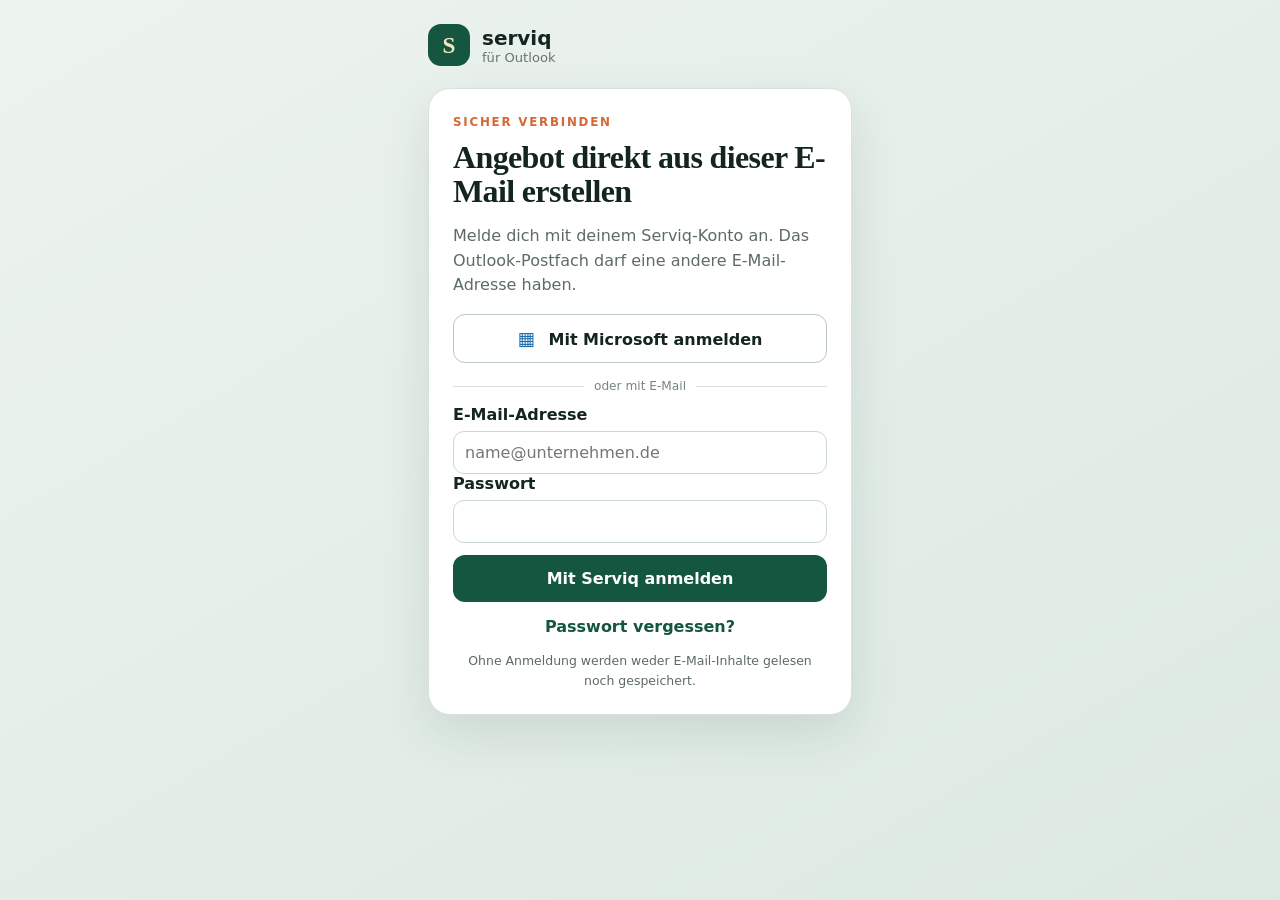
<file: index.html>
<!doctype html>
<html xmlns="http://www.w3.org/1999/xhtml" lang="de">
<head>
  <meta charset="utf-8" />
  <meta name="viewport" content="width=device-width,initial-scale=1" />
  <meta name="color-scheme" content="light" />
  <title>Serviq für Outlook</title>
  <link rel="stylesheet" href="styles.css" />
  <script src="https://appsforoffice.microsoft.com/lib/1/hosted/office.js"></script>
</head>
<body>
  <main class="shell">
    <header>
      <div class="mark">S</div>
      <div><strong>serviq</strong><span>für Outlook</span></div>
    </header>

    <section id="signinView" class="card">
      <p class="eyebrow">Sicher verbinden</p>
      <h1>Angebot direkt aus dieser E-Mail erstellen</h1>
      <p>Melde dich mit deinem Serviq-Konto an. Das Outlook-Postfach darf eine andere E-Mail-Adresse haben.</p>
      <button id="microsoftSignInBtn" class="microsoft" type="button"><span aria-hidden="true">▦</span> Mit Microsoft anmelden</button>
      <div class="auth-divider"><span>oder mit E-Mail</span></div>
      <form id="signInForm">
        <label for="loginEmail">E-Mail-Adresse</label>
        <input id="loginEmail" name="email" type="email" autocomplete="username" required="required" placeholder="name@unternehmen.de" />
        <label for="loginPassword">Passwort</label>
        <input id="loginPassword" name="password" type="password" autocomplete="current-password" required="required" />
        <button id="signInBtn" class="primary" type="submit">Mit Serviq anmelden</button>
      </form>
      <button id="forgotPasswordBtn" class="link auth-link" type="button">Passwort vergessen?</button>
      <p id="signInMessage" class="message" role="status" aria-live="polite"></p>
      <p class="fine">Ohne Anmeldung werden weder E-Mail-Inhalte gelesen noch gespeichert.</p>
    </section>

    <section id="importView" class="card hidden">
      <div class="statusline"><span id="accountName"></span><button id="signOutBtn" class="link">Abmelden</button></div>
      <p class="eyebrow">Geöffnete Anfrage</p>
      <h1 id="mailSubject">E-Mail wird gelesen …</h1>
      <p id="mailFrom" class="fine">–</p>
      <span id="orgName" class="hidden">–</span>
      <textarea id="note" class="hidden" rows="1"></textarea>
      <button id="importBtn" class="primary">Serviq – Angebot erstellen</button>
      <p class="fine">Serviq erstellt einen bearbeitbaren Antwortentwurf mit Angebots-PDF. Vor dem Versand bitte kurz prüfen.</p>
      <button id="openServiqBtn" class="link">Einstellungen öffnen</button>
      <p id="message" class="message" role="status" aria-live="polite"></p>
    </section>

    <section id="unsupportedView" class="card hidden">
      <h1>Bitte in Outlook öffnen</h1>
      <p>Diese Oberfläche gehört zum Serviq-Outlook-Add-in und liest nur die aktuell geöffnete Nachricht.</p>
    </section>
  </main>
  <script src="app.js?v=11"></script>
</body>
</html>
</file>
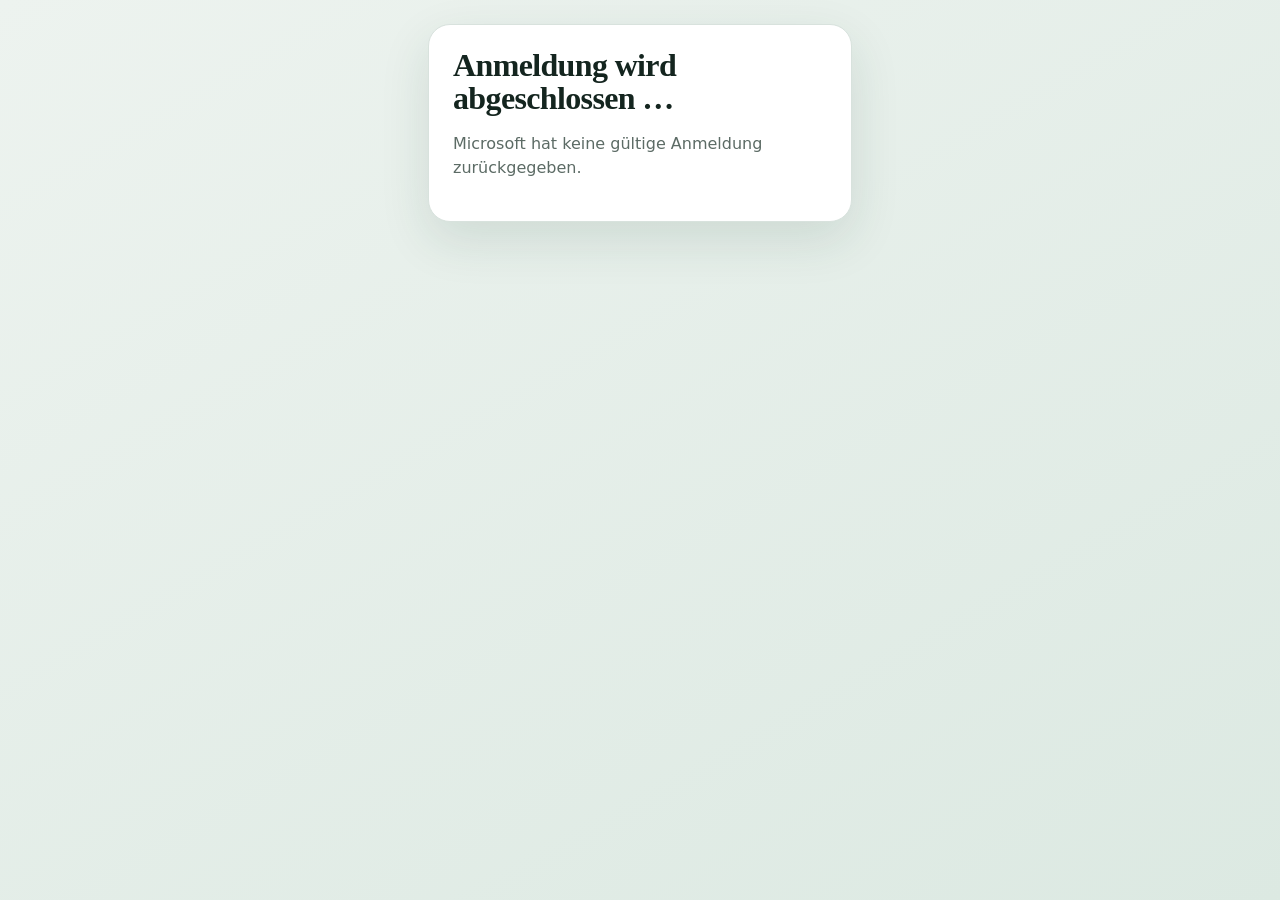
<file: auth-callback-v2.html>
<!doctype html><html lang="de"><head><meta charset="utf-8"><meta name="viewport" content="width=device-width,initial-scale=1"><title>Anmeldung wird abgeschlossen</title><link rel="stylesheet" href="styles.css"><script src="https://appsforoffice.microsoft.com/lib/1/hosted/office.js"></script></head>
<body><main class="shell"><section class="card"><h1>Anmeldung wird abgeschlossen …</h1><p id="status">Sitzung wird sicher an Outlook übergeben …</p></section></main><script>
(function(){
  const params = new URLSearchParams(location.hash.slice(1));
  const query = new URLSearchParams(location.search);
  const channel = query.get('channel');
  const handoffKey = query.get('key');
  const payload = {access_token: params.get('access_token'), refresh_token: params.get('refresh_token'), expires_at: params.get('expires_at'), error: params.get('error_description') || params.get('error')};
  const message = JSON.stringify(payload);
  const status = document.getElementById('status');
  history.replaceState(null, '', location.pathname);

  const fromBase64Url=value=>Uint8Array.from(atob(value.replace(/-/g,'+').replace(/_/g,'/').padEnd(Math.ceil(value.length/4)*4,'=')),c=>c.charCodeAt(0));
  const toBase64Url=bytes=>btoa(String.fromCharCode(...bytes)).replace(/\+/g,'-').replace(/\//g,'_').replace(/=+$/,'');
  async function storeHandoff(){
    if(!/^[A-Za-z0-9_-]{40,64}$/.test(channel||'')||!/^[A-Za-z0-9_-]{40,64}$/.test(handoffKey||''))throw new Error('Ungültiger Anmeldecode.');
    const key=await crypto.subtle.importKey('raw',fromBase64Url(handoffKey),'AES-GCM',false,['encrypt']);
    const iv=crypto.getRandomValues(new Uint8Array(12));
    const encrypted=await crypto.subtle.encrypt({name:'AES-GCM',iv},key,new TextEncoder().encode(message));
    const response=await fetch('https://rkhptbohniykwxhwhjiz.supabase.co/functions/v1/outlook-auth-handoff',{method:'POST',headers:{apikey:'sb_publishable_I3Pz0TnaVqRt6GdszYq_Jw_BETkoJAk','Content-Type':'application/json'},body:JSON.stringify({action:'put',channel,ciphertext:toBase64Url(new Uint8Array(encrypted)),iv:toBase64Url(iv)})});
    if(!response.ok)throw new Error('Die Sitzung konnte nicht sicher an Outlook übergeben werden.');
    status.textContent='Anmeldung erfolgreich. Sie können dieses Fenster schließen.';
  }

  function sendToOutlook(){
    try {
      if (!window.Office || !Office.context || !Office.context.ui) return false;
      try {
        Office.context.ui.messageParent(message, { targetOrigin: 'https://oguzhan66serviq.github.io' });
      } catch (_) {
        Office.context.ui.messageParent(message);
      }
      status.textContent = 'Anmeldung erfolgreich. Das Fenster wird geschlossen …';
      return true;
    } catch (_) { return false; }
  }

  if (payload.error || !payload.access_token) {
    status.textContent = payload.error || 'Microsoft hat keine gültige Anmeldung zurückgegeben.';
    return;
  }

  try {
    localStorage.setItem('serviq_oauth_bridge_v2', message);
    const channel = new BroadcastChannel('serviq_oauth_channel_v2');
    channel.postMessage(message);
    setTimeout(function(){ channel.close(); }, 1000);
  } catch (_) { /* Office Dialog API bleibt als primärer Weg aktiv. */ }

  storeHandoff().catch(error=>{status.textContent=error.message;});

  Office.onReady(sendToOutlook);
  Office.initialize = sendToOutlook;
  let attempts = 0;
  const retry = setInterval(function(){
    attempts += 1;
    sendToOutlook();
    if (attempts >= 40) clearInterval(retry);
    if (attempts >= 40) status.textContent = 'Die Anmeldung war erfolgreich. Bitte schließen Sie dieses Fenster und öffnen Sie das Add-in erneut.';
  }, 250);
})();
</script></body></html>
</file>
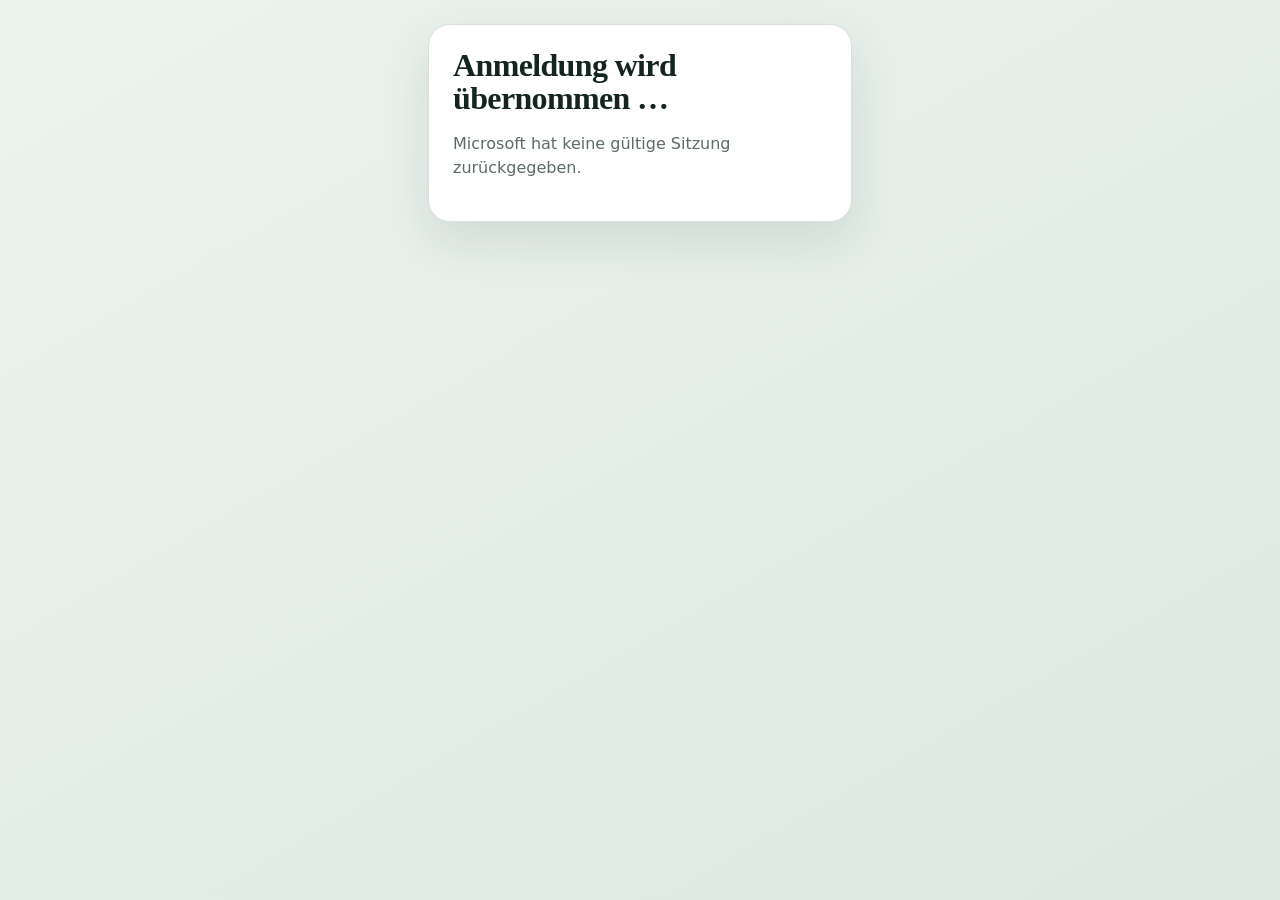
<file: auth-callback-v3.html>
<!doctype html><html lang="de"><head><meta charset="utf-8"><meta name="viewport" content="width=device-width,initial-scale=1"><meta http-equiv="Cache-Control" content="no-store"><title>Serviq-Anmeldung</title><link rel="stylesheet" href="styles.css"></head>
<body><main class="shell"><section class="card"><h1>Anmeldung wird übernommen …</h1><p id="status">Microsoft-Anmeldung wird verschlüsselt an Serviq übergeben.</p></section></main><script>
(async function(){
  const status=document.getElementById('status');
  try{
    const params=new URLSearchParams(location.hash.slice(1));
    const query=new URLSearchParams(location.search);
    const channel=query.get('channel');
    const handoffKey=query.get('key');
    const payload={access_token:params.get('access_token'),refresh_token:params.get('refresh_token'),expires_at:params.get('expires_at'),error:params.get('error_description')||params.get('error')};
    history.replaceState(null,'',location.pathname);
    if(payload.error||!payload.access_token)throw new Error(payload.error||'Microsoft hat keine gültige Sitzung zurückgegeben.');
    if(!/^[A-Za-z0-9_-]{40,64}$/.test(channel||'')||!/^[A-Za-z0-9_-]{40,64}$/.test(handoffKey||''))throw new Error('Der sichere Einmal-Code fehlt.');
    const decode=value=>Uint8Array.from(atob(value.replace(/-/g,'+').replace(/_/g,'/').padEnd(Math.ceil(value.length/4)*4,'=')),c=>c.charCodeAt(0));
    const encode=bytes=>btoa(String.fromCharCode(...bytes)).replace(/\+/g,'-').replace(/\//g,'_').replace(/=+$/,'');
    const key=await crypto.subtle.importKey('raw',decode(handoffKey),'AES-GCM',false,['encrypt']);
    const iv=crypto.getRandomValues(new Uint8Array(12));
    const encrypted=await crypto.subtle.encrypt({name:'AES-GCM',iv},key,new TextEncoder().encode(JSON.stringify(payload)));
    const response=await fetch('https://rkhptbohniykwxhwhjiz.supabase.co/functions/v1/outlook-auth-handoff',{method:'POST',headers:{apikey:'sb_publishable_I3Pz0TnaVqRt6GdszYq_Jw_BETkoJAk','Content-Type':'application/json'},body:JSON.stringify({action:'put',channel,ciphertext:encode(new Uint8Array(encrypted)),iv:encode(iv)})});
    if(!response.ok)throw new Error('Supabase konnte die Sitzung nicht übernehmen.');
    status.textContent='Erfolgreich angemeldet. Dieses Fenster kann geschlossen werden.';
    setTimeout(()=>window.close(),800);
  }catch(error){
    status.textContent=error.message||'Die Anmeldung konnte nicht abgeschlossen werden.';
  }
})();
</script></body></html>
</file>
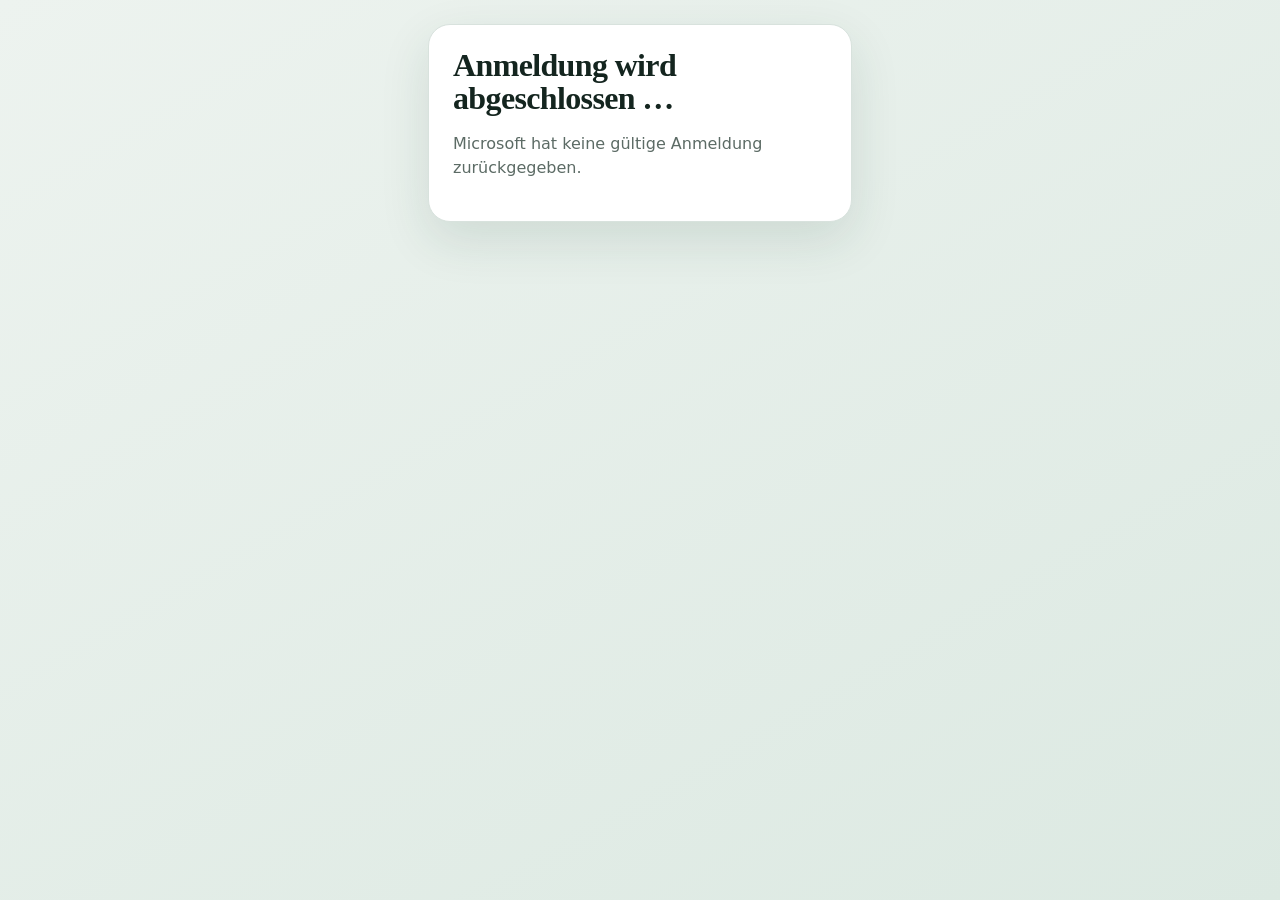
<file: auth-callback.html>
<!doctype html><html lang="de"><head><meta charset="utf-8"><meta name="viewport" content="width=device-width,initial-scale=1"><title>Anmeldung wird abgeschlossen</title><link rel="stylesheet" href="styles.css"><script src="https://appsforoffice.microsoft.com/lib/1/hosted/office.js"></script></head>
<body><main class="shell"><section class="card"><h1>Anmeldung wird abgeschlossen …</h1><p id="status">Dieses Fenster schließt sich gleich.</p></section></main><script>
(function(){
  const params = new URLSearchParams(location.hash.slice(1));
  const payload = {access_token: params.get('access_token'), refresh_token: params.get('refresh_token'), expires_at: params.get('expires_at'), error: params.get('error_description') || params.get('error')};
  const message = JSON.stringify(payload);
  const status = document.getElementById('status');
  history.replaceState(null, '', location.pathname);

  function sendToOutlook(){
    try {
      if (!window.Office || !Office.context || !Office.context.ui) return false;
      Office.context.ui.messageParent(message, { targetOrigin: 'https://oguzhan66serviq.github.io' });
      status.textContent = 'Anmeldung erfolgreich. Das Fenster wird geschlossen …';
      return true;
    } catch (_) { return false; }
  }

  if (payload.error || !payload.access_token) {
    status.textContent = payload.error || 'Microsoft hat keine gültige Anmeldung zurückgegeben.';
    return;
  }

  Office.onReady(sendToOutlook);
  Office.initialize = sendToOutlook;
  let attempts = 0;
  const retry = setInterval(function(){
    attempts += 1;
    if (sendToOutlook() || attempts >= 20) clearInterval(retry);
    if (attempts >= 20) status.textContent = 'Die Anmeldung war erfolgreich. Bitte schließen Sie dieses Fenster und öffnen Sie das Add-in erneut.';
  }, 250);
})();
</script></body></html>
</file>
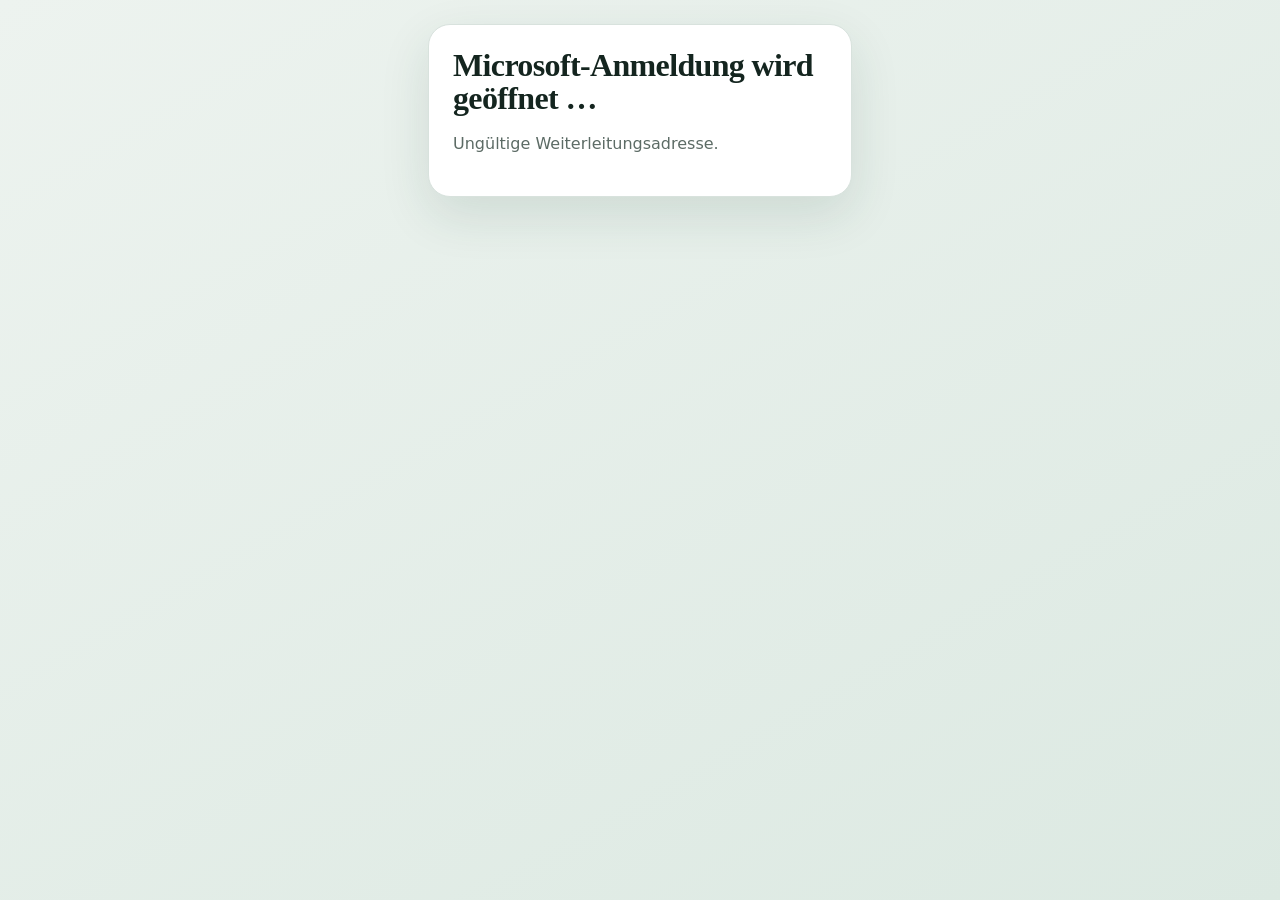
<file: auth-start.html>
<!doctype html><html lang="de"><head><meta charset="utf-8"><meta name="viewport" content="width=device-width,initial-scale=1"><title>Microsoft-Anmeldung</title><link rel="stylesheet" href="styles.css"><script src="https://appsforoffice.microsoft.com/lib/1/hosted/office.js"></script></head>
<body><main class="shell"><section class="card"><h1>Microsoft-Anmeldung wird geöffnet …</h1><p>Sie werden sicher zu Microsoft weitergeleitet.</p></section></main><script>
(function(){
  const callback=new URLSearchParams(location.search).get('callback');
  let callbackUrl;
  try{callbackUrl=new URL(callback);}catch(_){document.querySelector('p').textContent='Ungültige Weiterleitungsadresse.';return;}
  const channel=callbackUrl.searchParams.get('channel');
  const handoffKey=callbackUrl.searchParams.get('key');
  const allowed=callbackUrl.origin===location.origin&&callbackUrl.pathname==='/auth-callback-v3.html';
  if(!allowed||!/^[A-Za-z0-9_-]{40,64}$/.test(channel||'')||!/^[A-Za-z0-9_-]{40,64}$/.test(handoffKey||'')){document.querySelector('p').textContent='Ungültige Weiterleitungsadresse.';return;}
  const supabase='https://rkhptbohniykwxhwhjiz.supabase.co';
  const authorize=()=>location.replace(`${supabase}/auth/v1/authorize?provider=azure&redirect_to=${encodeURIComponent(callback)}&scopes=${encodeURIComponent('email openid profile')}`);
  let opened=false;
  const start=()=>{if(opened)return;opened=true;authorize();};
  Office.onReady(start);
  Office.initialize=start;
  setTimeout(start,4000);
})();
</script></body></html>
</file>
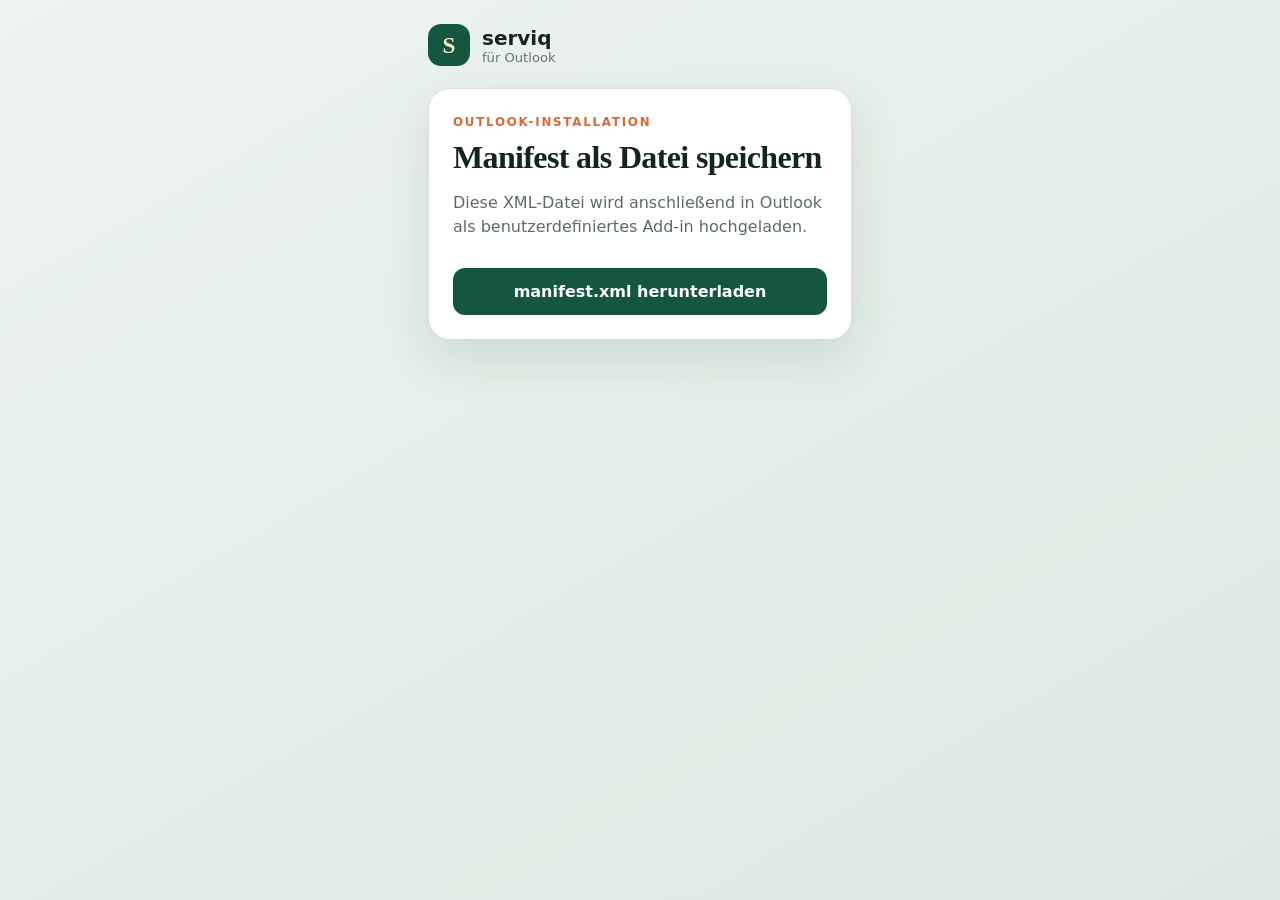
<file: download.html>
<!doctype html>
<html xmlns="http://www.w3.org/1999/xhtml" lang="de">
<head>
  <meta charset="utf-8" />
  <meta name="viewport" content="width=device-width,initial-scale=1" />
  <title>Serviq Outlook-Add-in herunterladen</title>
  <link rel="stylesheet" href="styles.css" />
</head>
<body>
  <main class="shell">
    <header><div class="mark">S</div><div><strong>serviq</strong><span>für Outlook</span></div></header>
    <section class="card">
      <p class="eyebrow">Outlook-Installation</p>
      <h1>Manifest als Datei speichern</h1>
      <p>Diese XML-Datei wird anschließend in Outlook als benutzerdefiniertes Add-in hochgeladen.</p>
      <button id="downloadManifest" class="primary">manifest.xml herunterladen</button>
      <p id="downloadStatus" class="message" role="status" aria-live="polite"></p>
    </section>
  </main>
  <script>
    document.getElementById('downloadManifest').addEventListener('click', async () => {
      const status = document.getElementById('downloadStatus');
      try {
        const response = await fetch('./manifest.xml', { cache: 'no-store' });
        if (!response.ok) throw new Error('Datei konnte nicht geladen werden.');
        const blob = new Blob([await response.text()], { type: 'application/xml' });
        const link = document.createElement('a');
        link.href = URL.createObjectURL(blob);
        link.download = 'serviq-outlook-manifest.xml';
        document.body.appendChild(link);
        link.click();
        link.remove();
        setTimeout(() => URL.revokeObjectURL(link.href), 1000);
        status.textContent = 'Die Datei wurde im Download-Ordner gespeichert.';
        status.className = 'message ok';
      } catch (error) {
        status.textContent = error.message;
        status.className = 'message error';
      }
    });
  </script>
</body>
</html>
</file>
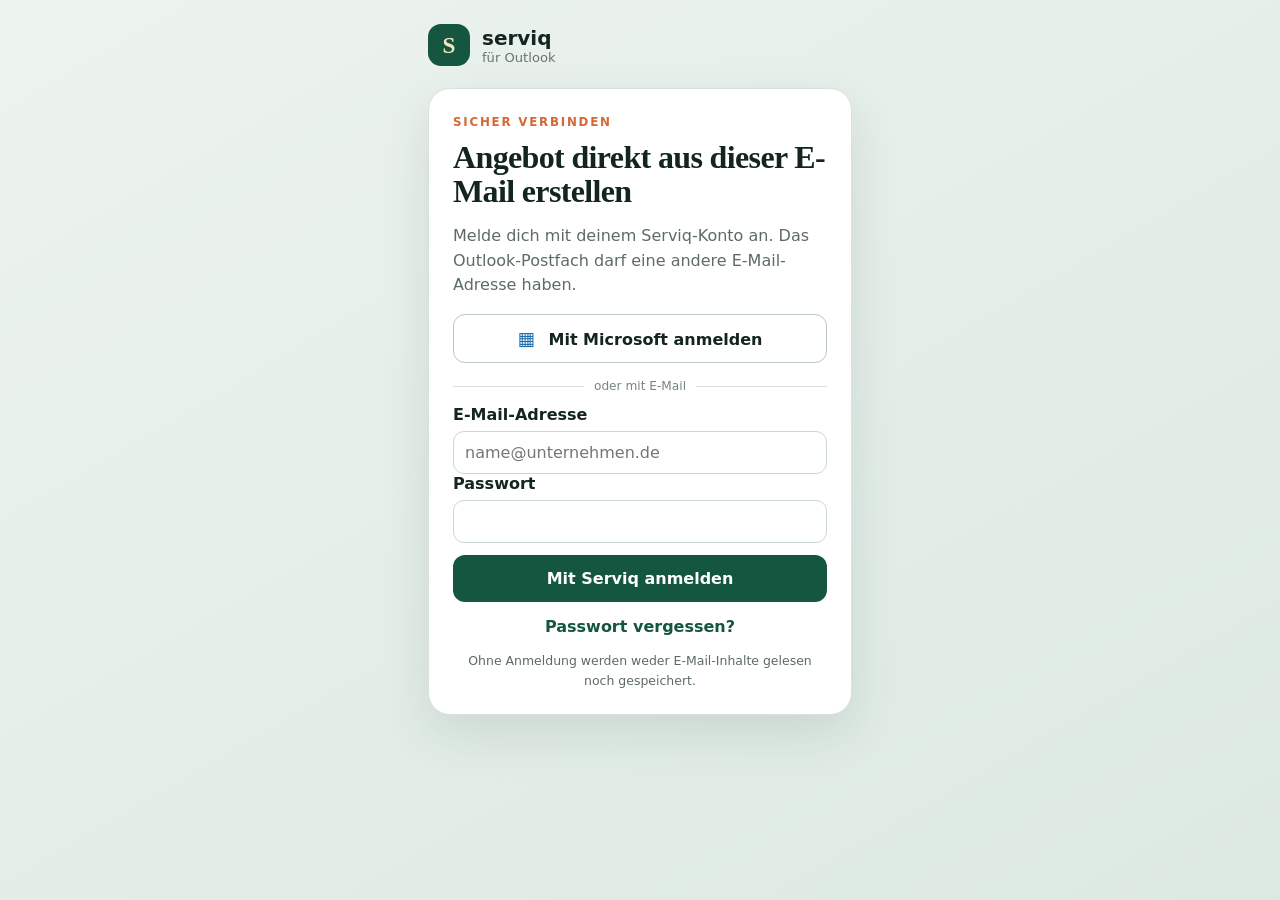
<file: index-v12.html>
<!doctype html>
<html xmlns="http://www.w3.org/1999/xhtml" lang="de">
<head>
  <meta charset="utf-8" />
  <meta name="viewport" content="width=device-width,initial-scale=1" />
  <meta name="color-scheme" content="light" />
  <title>Serviq für Outlook</title>
  <link rel="stylesheet" href="styles.css" />
  <script src="https://appsforoffice.microsoft.com/lib/1/hosted/office.js"></script>
</head>
<body>
  <main class="shell">
    <header>
      <div class="mark">S</div>
      <div><strong>serviq</strong><span>für Outlook</span></div>
    </header>

    <section id="signinView" class="card">
      <p class="eyebrow">Sicher verbinden</p>
      <h1>Angebot direkt aus dieser E-Mail erstellen</h1>
      <p>Melde dich mit deinem Serviq-Konto an. Das Outlook-Postfach darf eine andere E-Mail-Adresse haben.</p>
      <button id="microsoftSignInBtn" class="microsoft" type="button"><span aria-hidden="true">▦</span> Mit Microsoft anmelden</button>
      <div class="auth-divider"><span>oder mit E-Mail</span></div>
      <form id="signInForm">
        <label for="loginEmail">E-Mail-Adresse</label>
        <input id="loginEmail" name="email" type="email" autocomplete="username" required="required" placeholder="name@unternehmen.de" />
        <label for="loginPassword">Passwort</label>
        <input id="loginPassword" name="password" type="password" autocomplete="current-password" required="required" />
        <button id="signInBtn" class="primary" type="submit">Mit Serviq anmelden</button>
      </form>
      <button id="forgotPasswordBtn" class="link auth-link" type="button">Passwort vergessen?</button>
      <p id="signInMessage" class="message" role="status" aria-live="polite"></p>
      <p class="fine">Ohne Anmeldung werden weder E-Mail-Inhalte gelesen noch gespeichert.</p>
    </section>

    <section id="importView" class="card hidden">
      <div class="statusline"><span id="accountName"></span><button id="signOutBtn" class="link">Abmelden</button></div>
      <p class="eyebrow">Geöffnete Anfrage</p>
      <h1 id="mailSubject">E-Mail wird gelesen …</h1>
      <p id="mailFrom" class="fine">–</p>
      <span id="orgName" class="hidden">–</span>
      <textarea id="note" class="hidden" rows="1"></textarea>
      <button id="importBtn" class="primary">Serviq – Angebot erstellen</button>
      <p class="fine">Serviq erstellt einen bearbeitbaren Antwortentwurf mit Angebots-PDF. Vor dem Versand bitte kurz prüfen.</p>
      <button id="openServiqBtn" class="link">Einstellungen öffnen</button>
      <p id="message" class="message" role="status" aria-live="polite"></p>
      <p class="fine">Serviq Outlook Version 19</p>
    </section>

    <section id="reviewView" class="card hidden">
      <p class="eyebrow">Angebot prüfen</p>
      <h1>Entwurf nachbearbeiten</h1>
      <p class="fine review-hint">Ändere Positionen vor der PDF-Erstellung. Diese Anpassungen gelten nur für dieses Angebot.</p>
      <div id="reviewLines" class="review-lines"></div>
      <form id="reviewAddForm" class="review-add">
        <input id="reviewAddName" required maxlength="100" placeholder="Neue Position" />
        <div><input id="reviewAddQty" type="number" min="0" step="0.1" value="1" required aria-label="Menge" /><input id="reviewAddPrice" type="number" min="0" step="0.01" required placeholder="Preis €" aria-label="Preis netto" /></div>
        <button class="secondary" type="submit">+ Position ergänzen</button>
      </form>
      <div class="review-adjustment"><select id="reviewAdjustmentType" aria-label="Preisanpassung"><option value="none">Keine Preisanpassung</option><option value="discount">Rabatt in %</option><option value="surcharge">Aufschlag in %</option></select><input id="reviewAdjustmentValue" type="number" min="0" step="0.01" value="0" aria-label="Wert der Preisanpassung" /></div>
      <div class="review-total"><span>Gesamt inkl. MwSt.</span><strong id="reviewGross">0,00 €</strong></div>
      <button id="finalizeOfferBtn" class="primary" type="button">Antwort mit PDF öffnen</button>
      <button id="cancelReviewBtn" class="link review-cancel" type="button">Zurück zur Anfrage</button>
      <p id="reviewMessage" class="message" role="status" aria-live="polite"></p>
    </section>

    <section id="unsupportedView" class="card hidden">
      <h1>Bitte in Outlook öffnen</h1>
      <p>Diese Oberfläche gehört zum Serviq-Outlook-Add-in und liest nur die aktuell geöffnete Nachricht.</p>
    </section>
  </main>
  <script src="app.js?v=19"></script>
</body>
</html>
</file>
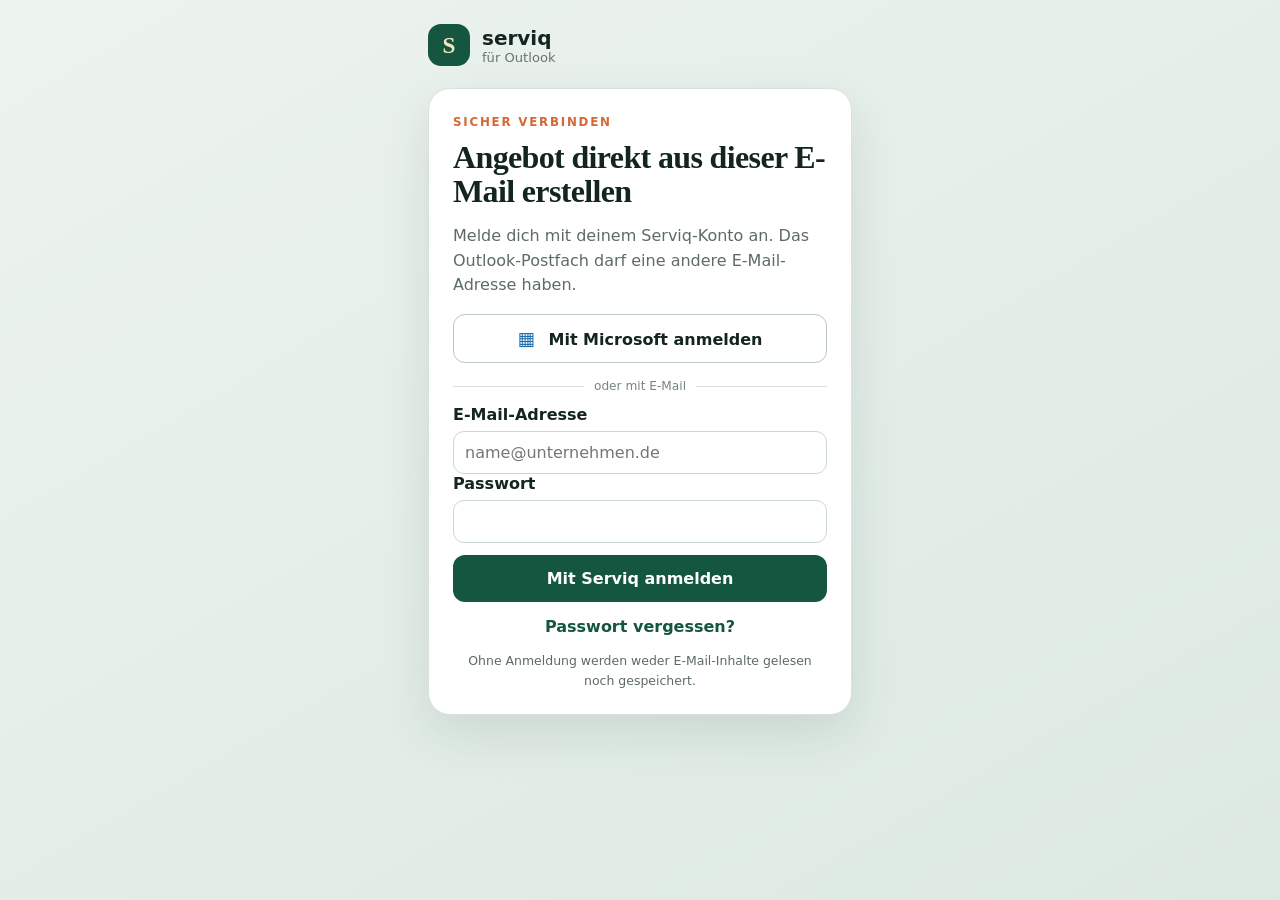
<file: index-v15.html>
<!doctype html>
<html xmlns="http://www.w3.org/1999/xhtml" lang="de">
<head>
  <meta charset="utf-8" />
  <meta name="viewport" content="width=device-width,initial-scale=1" />
  <meta name="color-scheme" content="light" />
  <title>Serviq für Outlook</title>
  <link rel="stylesheet" href="styles.css" />
  <script src="https://appsforoffice.microsoft.com/lib/1/hosted/office.js"></script>
</head>
<body>
  <main class="shell">
    <header>
      <div class="mark">S</div>
      <div><strong>serviq</strong><span>für Outlook</span></div>
    </header>

    <section id="signinView" class="card">
      <p class="eyebrow">Sicher verbinden</p>
      <h1>Angebot direkt aus dieser E-Mail erstellen</h1>
      <p>Melde dich mit deinem Serviq-Konto an. Das Outlook-Postfach darf eine andere E-Mail-Adresse haben.</p>
      <button id="microsoftSignInBtn" class="microsoft" type="button"><span aria-hidden="true">▦</span> Mit Microsoft anmelden</button>
      <div class="auth-divider"><span>oder mit E-Mail</span></div>
      <form id="signInForm">
        <label for="loginEmail">E-Mail-Adresse</label>
        <input id="loginEmail" name="email" type="email" autocomplete="username" required="required" placeholder="name@unternehmen.de" />
        <label for="loginPassword">Passwort</label>
        <input id="loginPassword" name="password" type="password" autocomplete="current-password" required="required" />
        <button id="signInBtn" class="primary" type="submit">Mit Serviq anmelden</button>
      </form>
      <button id="forgotPasswordBtn" class="link auth-link" type="button">Passwort vergessen?</button>
      <p id="signInMessage" class="message" role="status" aria-live="polite"></p>
      <p class="fine">Ohne Anmeldung werden weder E-Mail-Inhalte gelesen noch gespeichert.</p>
    </section>

    <section id="importView" class="card hidden">
      <div class="statusline"><span id="accountName"></span><button id="signOutBtn" class="link">Abmelden</button></div>
      <p class="eyebrow">Geöffnete Anfrage</p>
      <h1 id="mailSubject">E-Mail wird gelesen …</h1>
      <p id="mailFrom" class="fine">–</p>
      <span id="orgName" class="hidden">–</span>
      <textarea id="note" class="hidden" rows="1"></textarea>
      <button id="importBtn" class="primary">Serviq – Angebot erstellen</button>
      <p class="fine">Serviq erstellt einen bearbeitbaren Antwortentwurf mit Angebots-PDF. Vor dem Versand bitte kurz prüfen.</p>
      <button id="openServiqBtn" class="link">Einstellungen öffnen</button>
      <p id="message" class="message" role="status" aria-live="polite"></p>
      <p class="fine">Serviq Outlook Version 17</p>
    </section>

    <section id="unsupportedView" class="card hidden">
      <h1>Bitte in Outlook öffnen</h1>
      <p>Diese Oberfläche gehört zum Serviq-Outlook-Add-in und liest nur die aktuell geöffnete Nachricht.</p>
    </section>
  </main>
  <script src="app-v15.js?v=17"></script>
</body>
</html>
</file>
<file: styles.css>
:root{font-family:Inter,ui-sans-serif,system-ui,-apple-system,BlinkMacSystemFont,"Segoe UI",sans-serif;color:#14251f;background:#eef4f0;font-size:16px}
*{box-sizing:border-box}
body{margin:0;min-height:100vh;background:linear-gradient(150deg,#edf3ef,#dce9e2)}
.shell{width:min(100%,460px);margin:0 auto;padding:24px 18px}
header{display:flex;align-items:center;gap:12px;margin:0 0 22px}
header strong{display:block;font-size:1.25rem}
header span{display:block;color:#66756f;font-size:.82rem}
.mark{display:grid;place-items:center;width:42px;height:42px;border-radius:13px;background:#14563f;color:#f5e4c5;font:700 1.45rem Georgia,serif}
.card{background:#fff;border:1px solid #d8e2dd;border-radius:22px;padding:24px;box-shadow:0 18px 50px rgba(24,66,51,.12)}
.hidden{display:none!important}
.eyebrow{margin:0 0 10px;color:#d56834;font-size:.74rem;font-weight:800;letter-spacing:.15em;text-transform:uppercase}
h1{margin:0 0 14px;font:700 2rem/1.04 Georgia,serif;letter-spacing:-.02em}
p{color:#5c6b65;line-height:1.55}
button,textarea{font:inherit}
.primary,.secondary{width:100%;border:0;border-radius:12px;padding:14px 16px;font-weight:750;cursor:pointer}
.primary{margin-top:12px;background:#14563f;color:#fff}
.primary:hover{background:#0e4734}
.primary:disabled{opacity:.55;cursor:wait}
.secondary{margin-top:10px;background:#edf4f0;color:#14563f}
.fine{font-size:.78rem;text-align:center;margin:14px 0 0}
.statusline{display:flex;justify-content:space-between;gap:10px;border-bottom:1px solid #e5ebe8;padding-bottom:15px;margin-bottom:20px;color:#55645e;font-size:.85rem}
.link{border:0;background:transparent;color:#14563f;font-weight:700;cursor:pointer}
dl{margin:20px 0;display:grid;gap:12px}
dl div{background:#f5f8f6;border-radius:11px;padding:11px 13px}
dt{color:#78857f;font-size:.72rem;text-transform:uppercase;letter-spacing:.08em}
dd{margin:3px 0 0;font-weight:650;overflow-wrap:anywhere}
label{display:block;font-weight:700;margin-bottom:7px}
textarea{width:100%;resize:vertical;border:1px solid #cbd8d2;border-radius:11px;padding:11px;color:#14251f}
.message{min-height:24px;margin:14px 0 0;font-weight:650}
.message.ok{color:#176441}
.message.error{color:#a23c34}
@media(max-width:360px){.shell{padding:16px 12px}
.card{padding:20px}
h1{font-size:1.7rem}
}
input,select{width:100%;border:1px solid #cbd8d2;border-radius:11px;padding:11px;color:#14251f;background:#fff;font:inherit}
input:focus,textarea:focus{outline:3px solid rgba(20,86,63,.16);border-color:#14563f}
.auth-link{display:block;margin:14px auto 0}
.microsoft{width:100%;border:1px solid #b9c7c0;border-radius:12px;padding:13px 16px;background:#fff;color:#14251f;font-weight:750;cursor:pointer}
.microsoft span{margin-right:8px;color:#1769aa;font-size:1.15em}
.microsoft:disabled{opacity:.55;cursor:wait}
.auth-divider{display:flex;align-items:center;gap:10px;margin:16px 0 12px;color:#78857f;font-size:.76rem}
.auth-divider::before,.auth-divider::after{content:"";height:1px;flex:1;background:#d8e2dd}
.message:empty{display:none}
.review-hint{text-align:left;margin-top:0}
.review-lines{display:grid;gap:9px;margin:18px 0}
.review-line{padding:10px;border:1px solid #d8e2dd;border-radius:12px;background:#f7faf8}
.review-line>input{font-weight:700;margin-bottom:8px}
.review-line>div{display:grid;grid-template-columns:1fr 1fr 34px;gap:7px}
.review-line button{border:0;border-radius:9px;color:#9d3f38;background:#f7e9e7;font-size:1.1rem;cursor:pointer}
.review-add{padding-top:14px;border-top:1px solid #e0e8e4}
.review-add>div{display:grid;grid-template-columns:1fr 1fr;gap:8px;margin-top:8px}
.review-add .secondary{margin-top:8px}
.review-adjustment{display:grid;grid-template-columns:1.5fr .7fr;gap:8px;margin-top:16px}
.review-total{display:flex;justify-content:space-between;align-items:center;margin-top:16px;padding:14px;border-radius:11px;color:#fff;background:#17324d}
.review-cancel{display:block;margin:14px auto 0}
</file>
